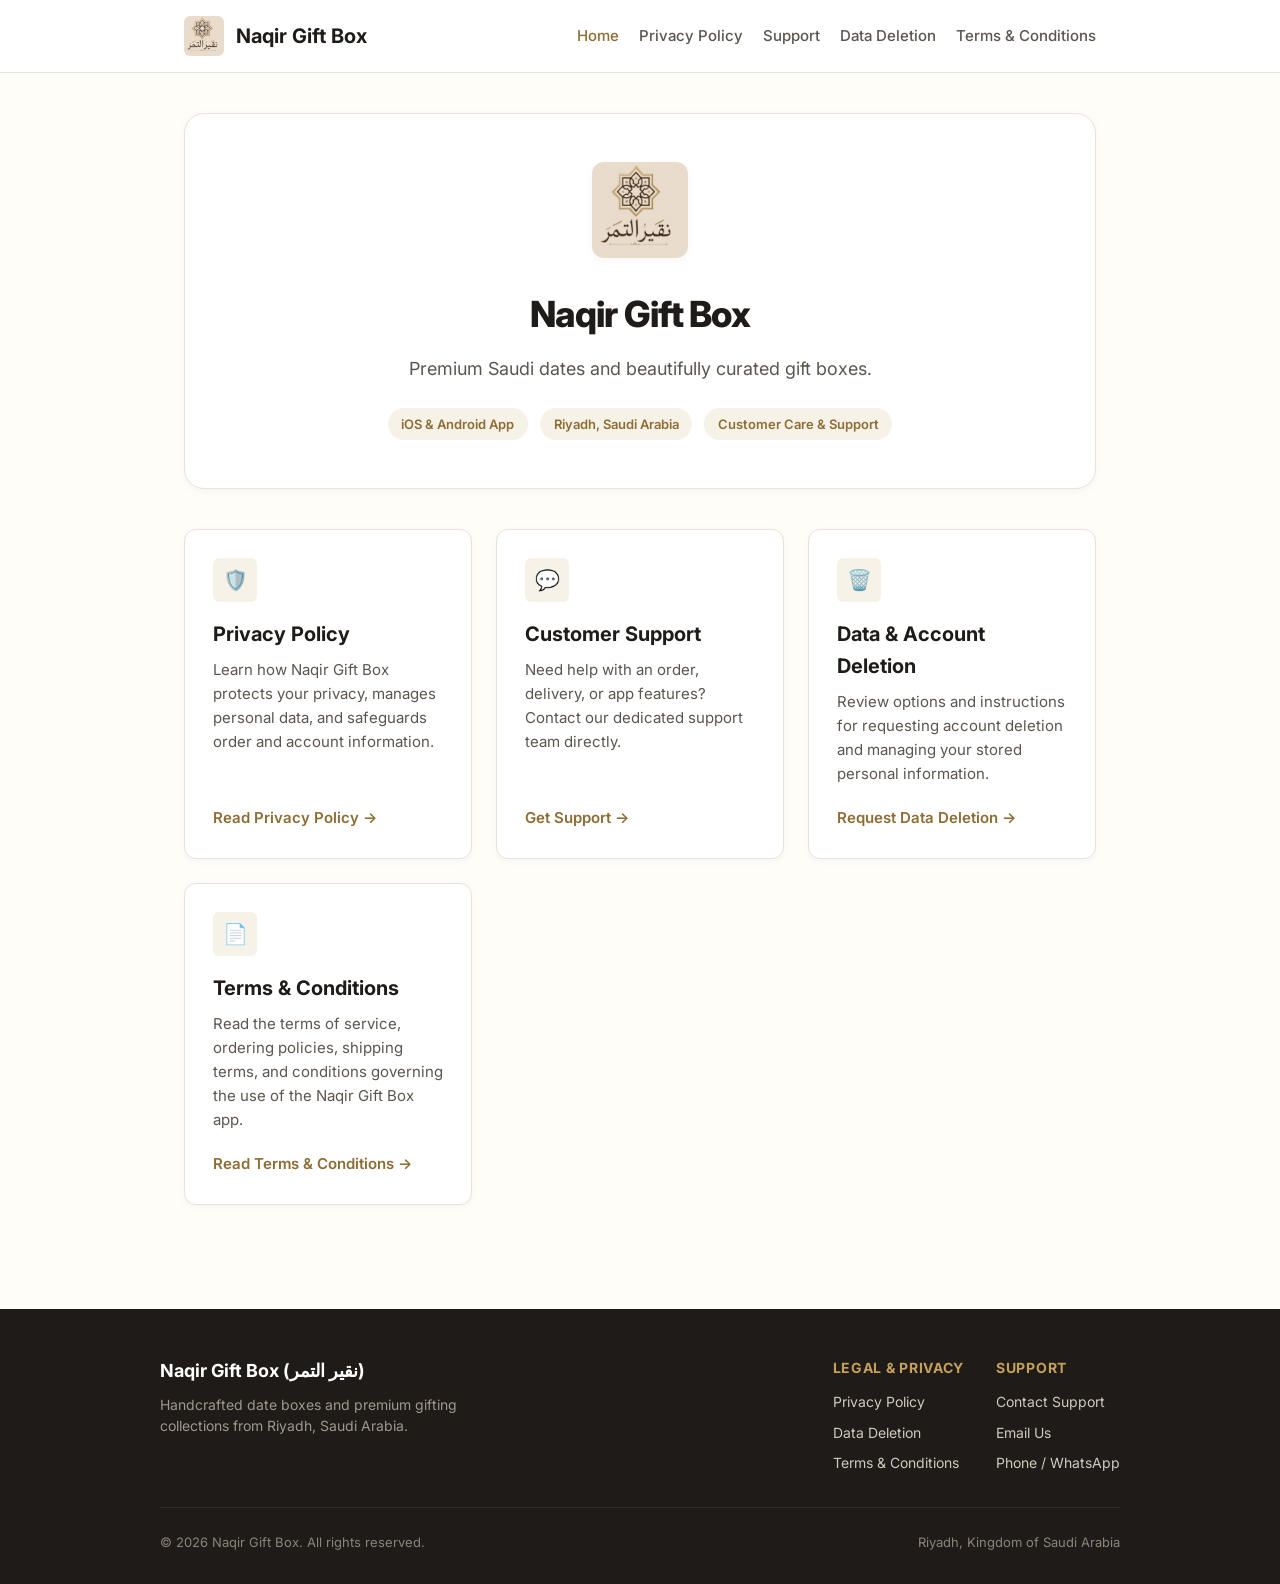
<file: docs/index.html>
<!DOCTYPE html>
<html lang="en">
<head>
  <meta charset="UTF-8">
  <meta name="viewport" content="width=device-width, initial-scale=1.0">
  <title>Naqir Gift Box — Official Support & Legal Center</title>
  <meta name="description" content="Official website, privacy policy, and customer support for the Naqir Gift Box mobile application. Premium Saudi dates and beautifully curated gift boxes.">
  <link rel="icon" type="image/png" href="assets/images/logo.png">
  <link rel="preconnect" href="https://fonts.googleapis.com">
  <link rel="preconnect" href="https://fonts.gstatic.com" crossorigin>
  <link href="https://fonts.googleapis.com/css2?family=Inter:wght@400;500;600;700;800&display=swap" rel="stylesheet">
  <link rel="stylesheet" href="assets/css/style.css">
</head>
<body>

  <header class="header">
    <div class="header-container">
      <a href="index.html" class="brand">
        <img src="assets/images/logo.png" alt="Naqir Gift Box Logo" class="brand-logo">
        <span>Naqir Gift Box</span>
      </a>
      <nav>
        <ul class="nav">
          <li><a href="index.html" class="nav-link active">Home</a></li>
          <li><a href="privacy-policy.html" class="nav-link">Privacy Policy</a></li>
          <li><a href="support.html" class="nav-link">Support</a></li>
          <li><a href="data-deletion.html" class="nav-link">Data Deletion</a></li>
          <li><a href="terms.html" class="nav-link">Terms & Conditions</a></li>
        </ul>
      </nav>
    </div>
  </header>

  <main class="main">
    <section class="hero">
      <img src="assets/images/logo.png" alt="Naqir Gift Box" class="hero-logo">
      <h1 class="hero-title">Naqir Gift Box</h1>
      <p class="hero-subtitle">Premium Saudi dates and beautifully curated gift boxes.</p>
      <div class="hero-badges">
        <span class="badge">iOS & Android App</span>
        <span class="badge">Riyadh, Saudi Arabia</span>
        <span class="badge">Customer Care & Support</span>
      </div>
    </section>

    <div class="grid">
      <div class="card">
        <div class="card-icon">🛡️</div>
        <h2 class="card-title">Privacy Policy</h2>
        <p class="card-text">Learn how Naqir Gift Box protects your privacy, manages personal data, and safeguards order and account information.</p>
        <a href="privacy-policy.html" class="card-link">Read Privacy Policy &rarr;</a>
      </div>

      <div class="card">
        <div class="card-icon">💬</div>
        <h2 class="card-title">Customer Support</h2>
        <p class="card-text">Need help with an order, delivery, or app features? Contact our dedicated support team directly.</p>
        <a href="support.html" class="card-link">Get Support &rarr;</a>
      </div>

      <div class="card">
        <div class="card-icon">🗑️</div>
        <h2 class="card-title">Data & Account Deletion</h2>
        <p class="card-text">Review options and instructions for requesting account deletion and managing your stored personal information.</p>
        <a href="data-deletion.html" class="card-link">Request Data Deletion &rarr;</a>
      </div>

      <div class="card">
        <div class="card-icon">📄</div>
        <h2 class="card-title">Terms & Conditions</h2>
        <p class="card-text">Read the terms of service, ordering policies, shipping terms, and conditions governing the use of the Naqir Gift Box app.</p>
        <a href="terms.html" class="card-link">Read Terms & Conditions &rarr;</a>
      </div>
    </div>
  </main>

  <footer class="footer">
    <div class="footer-container">
      <div class="footer-top">
        <div class="footer-brand">
          <div class="footer-brand-title">Naqir Gift Box (نقير التمر)</div>
          <p class="footer-brand-desc">Handcrafted date boxes and premium gifting collections from Riyadh, Saudi Arabia.</p>
        </div>
        <div class="footer-links">
          <div class="footer-group">
            <div class="footer-group-title">Legal & Privacy</div>
            <a href="privacy-policy.html">Privacy Policy</a>
            <a href="data-deletion.html">Data Deletion</a>
            <a href="terms.html">Terms & Conditions</a>
          </div>
          <div class="footer-group">
            <div class="footer-group-title">Support</div>
            <a href="support.html">Contact Support</a>
            <a href="mailto:r.albuthi@almousa.com.sa">Email Us</a>
            <a href="tel:+966505457678">Phone / WhatsApp</a>
          </div>
        </div>
      </div>
      <div class="footer-bottom">
        <div>&copy; 2026 Naqir Gift Box. All rights reserved.</div>
        <div>Riyadh, Kingdom of Saudi Arabia</div>
      </div>
    </div>
  </footer>

</body>
</html>
</file>
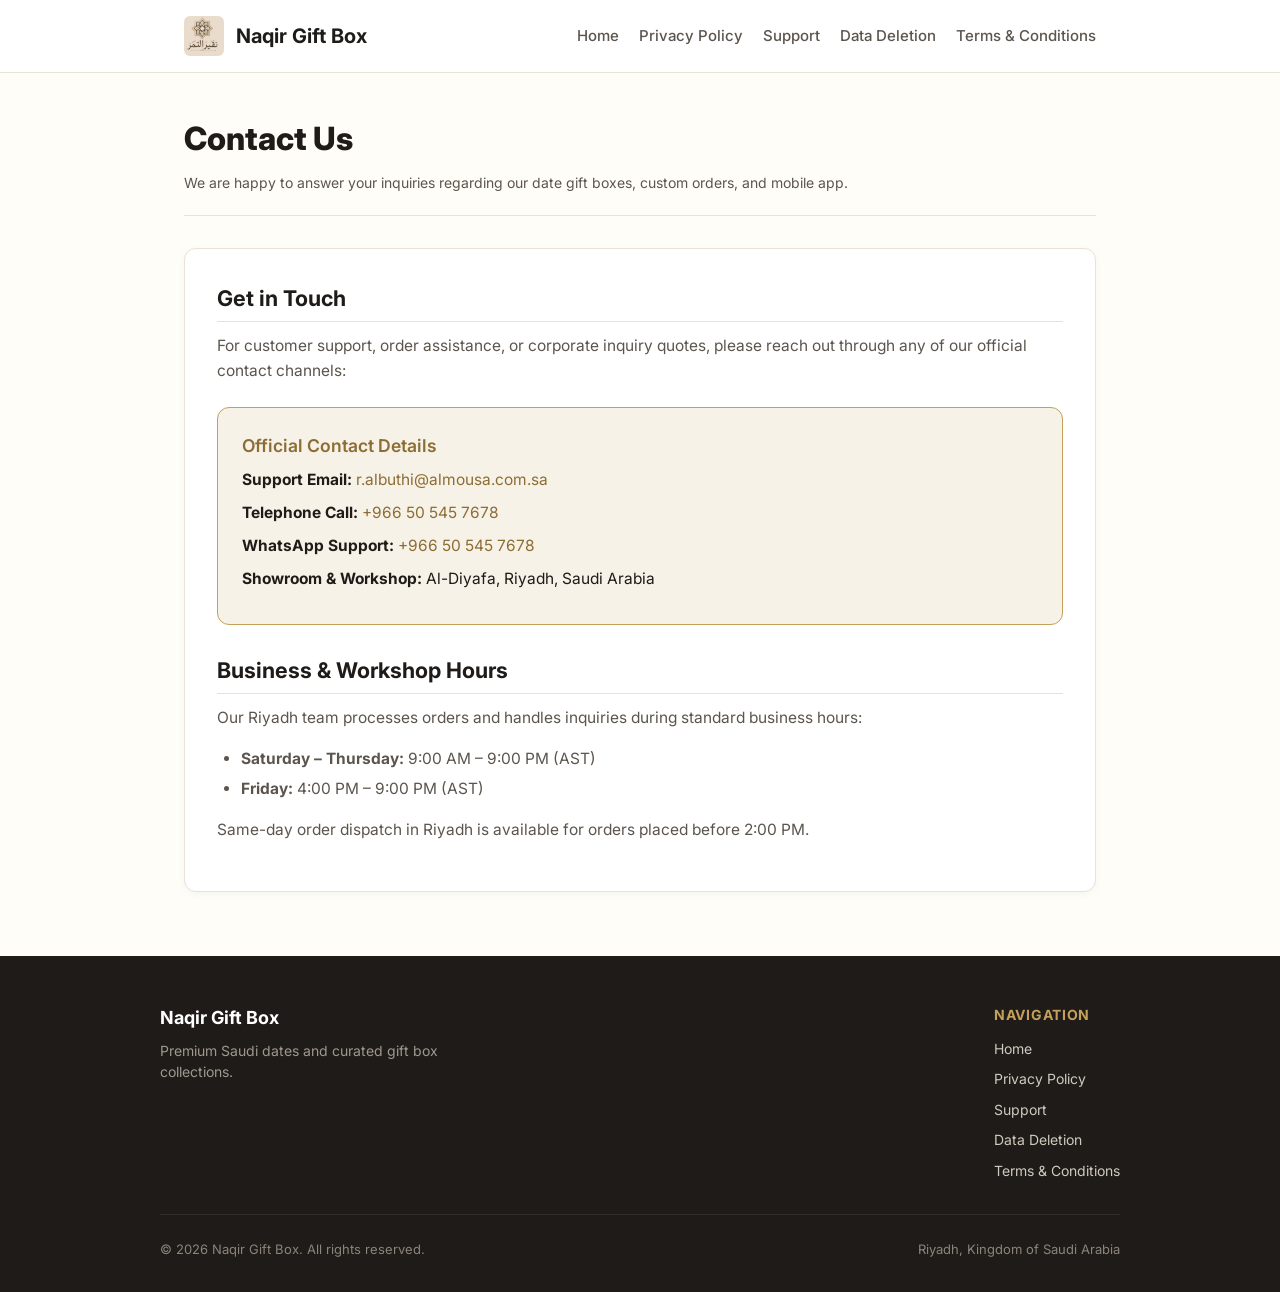
<file: docs/contact.html>
<!DOCTYPE html>
<html lang="en">
<head>
  <meta charset="UTF-8">
  <meta name="viewport" content="width=device-width, initial-scale=1.0">
  <title>Naqir Gift Box — Contact Us</title>
  <meta name="description" content="Get in touch with Naqir Gift Box support team in Riyadh, Saudi Arabia. Email, telephone, WhatsApp, and workshop location.">
  <link rel="icon" type="image/png" href="assets/images/logo.png">
  <link rel="preconnect" href="https://fonts.googleapis.com">
  <link rel="preconnect" href="https://fonts.gstatic.com" crossorigin>
  <link href="https://fonts.googleapis.com/css2?family=Inter:wght@400;500;600;700;800&display=swap" rel="stylesheet">
  <link rel="stylesheet" href="assets/css/style.css">
</head>
<body>

  <header class="header">
    <div class="header-container">
      <a href="index.html" class="brand">
        <img src="assets/images/logo.png" alt="Naqir Gift Box Logo" class="brand-logo">
        <span>Naqir Gift Box</span>
      </a>
      <nav>
        <ul class="nav">
          <li><a href="index.html" class="nav-link">Home</a></li>
          <li><a href="privacy-policy.html" class="nav-link">Privacy Policy</a></li>
          <li><a href="support.html" class="nav-link">Support</a></li>
          <li><a href="data-deletion.html" class="nav-link">Data Deletion</a></li>
          <li><a href="terms.html" class="nav-link">Terms & Conditions</a></li>
        </ul>
      </nav>
    </div>
  </header>

  <main class="main">
    <div class="page-header">
      <h1 class="page-title">Contact Us</h1>
      <div class="page-meta">We are happy to answer your inquiries regarding our date gift boxes, custom orders, and mobile app.</div>
    </div>

    <div class="content-block">
      <h2>Get in Touch</h2>
      <p>For customer support, order assistance, or corporate inquiry quotes, please reach out through any of our official contact channels:</p>

      <div class="contact-card">
        <h3>Official Contact Details</h3>
        <p><strong>Support Email:</strong> <a href="mailto:r.albuthi@almousa.com.sa">r.albuthi@almousa.com.sa</a></p>
        <p><strong>Telephone Call:</strong> <a href="tel:+966505457678">+966 50 545 7678</a></p>
        <p><strong>WhatsApp Support:</strong> <a href="https://wa.me/966505457678" target="_blank" rel="noopener">+966 50 545 7678</a></p>
        <p><strong>Showroom & Workshop:</strong> Al-Diyafa, Riyadh, Saudi Arabia</p>
      </div>

      <h2>Business & Workshop Hours</h2>
      <p>Our Riyadh team processes orders and handles inquiries during standard business hours:</p>
      <ul>
        <li><strong>Saturday – Thursday:</strong> 9:00 AM – 9:00 PM (AST)</li>
        <li><strong>Friday:</strong> 4:00 PM – 9:00 PM (AST)</li>
      </ul>
      <p>Same-day order dispatch in Riyadh is available for orders placed before 2:00 PM.</p>
    </div>
  </main>

  <footer class="footer">
    <div class="footer-container">
      <div class="footer-top">
        <div class="footer-brand">
          <div class="footer-brand-title">Naqir Gift Box</div>
          <p class="footer-brand-desc">Premium Saudi dates and curated gift box collections.</p>
        </div>
        <div class="footer-links">
          <div class="footer-group">
            <div class="footer-group-title">Navigation</div>
            <a href="index.html">Home</a>
            <a href="privacy-policy.html">Privacy Policy</a>
            <a href="support.html">Support</a>
            <a href="data-deletion.html">Data Deletion</a>
            <a href="terms.html">Terms & Conditions</a>
          </div>
        </div>
      </div>
      <div class="footer-bottom">
        <div>&copy; 2026 Naqir Gift Box. All rights reserved.</div>
        <div>Riyadh, Kingdom of Saudi Arabia</div>
      </div>
    </div>
  </footer>

</body>
</html>
</file>
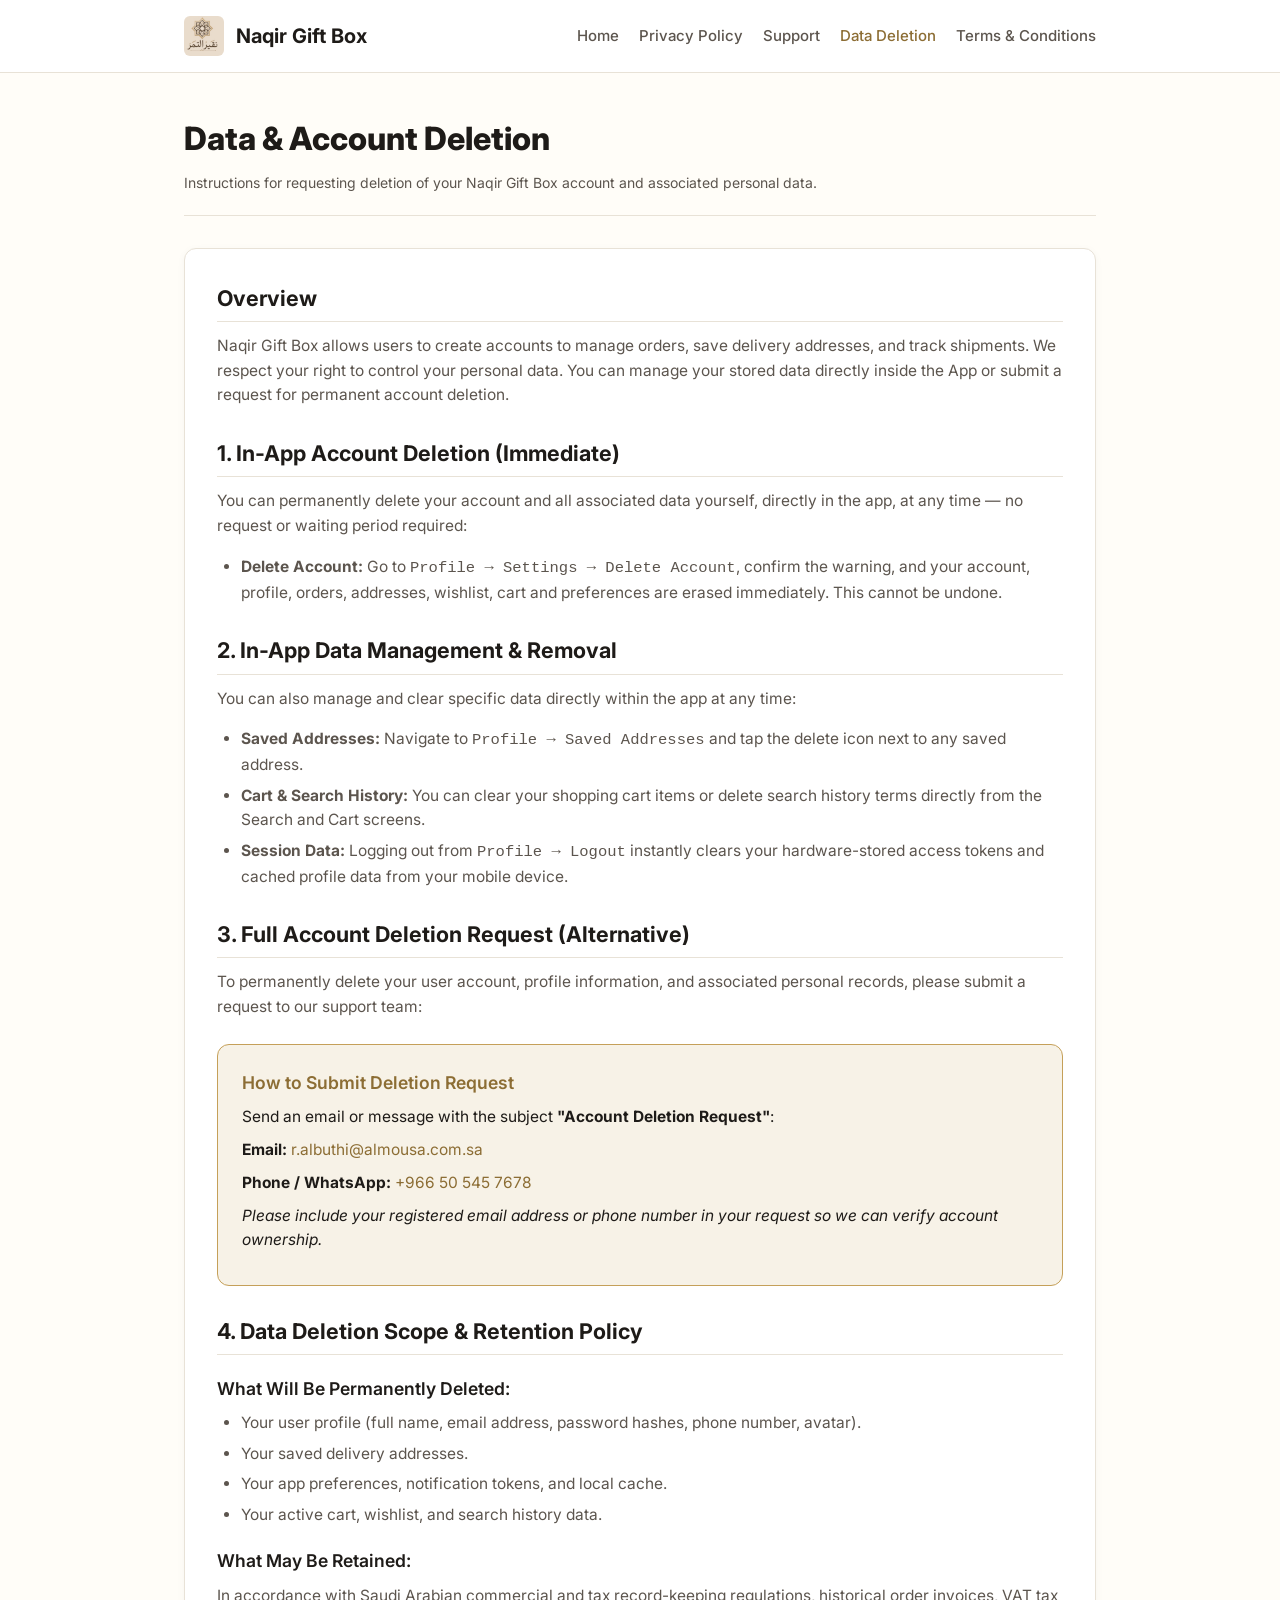
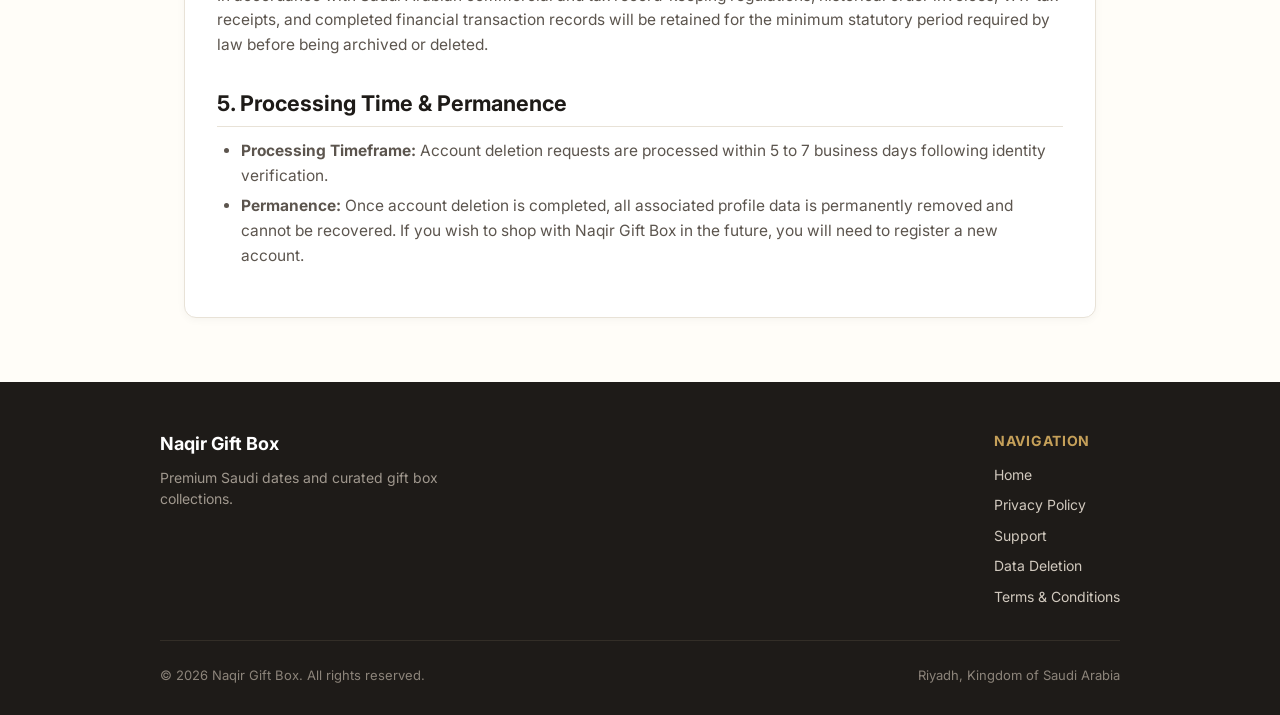
<file: docs/data-deletion.html>
<!DOCTYPE html>
<html lang="en">
<head>
  <meta charset="UTF-8">
  <meta name="viewport" content="width=device-width, initial-scale=1.0">
  <title>Naqir Gift Box — Data & Account Deletion</title>
  <meta name="description" content="Request account and data deletion for the Naqir Gift Box mobile application. Learn how your data is managed and removed.">
  <link rel="icon" type="image/png" href="assets/images/logo.png">
  <link rel="preconnect" href="https://fonts.googleapis.com">
  <link rel="preconnect" href="https://fonts.gstatic.com" crossorigin>
  <link href="https://fonts.googleapis.com/css2?family=Inter:wght@400;500;600;700;800&display=swap" rel="stylesheet">
  <link rel="stylesheet" href="assets/css/style.css">
</head>
<body>

  <header class="header">
    <div class="header-container">
      <a href="index.html" class="brand">
        <img src="assets/images/logo.png" alt="Naqir Gift Box Logo" class="brand-logo">
        <span>Naqir Gift Box</span>
      </a>
      <nav>
        <ul class="nav">
          <li><a href="index.html" class="nav-link">Home</a></li>
          <li><a href="privacy-policy.html" class="nav-link">Privacy Policy</a></li>
          <li><a href="support.html" class="nav-link">Support</a></li>
          <li><a href="data-deletion.html" class="nav-link active">Data Deletion</a></li>
          <li><a href="terms.html" class="nav-link">Terms & Conditions</a></li>
        </ul>
      </nav>
    </div>
  </header>

  <main class="main">
    <div class="page-header">
      <h1 class="page-title">Data & Account Deletion</h1>
      <div class="page-meta">Instructions for requesting deletion of your Naqir Gift Box account and associated personal data.</div>
    </div>

    <div class="content-block">
      <h2>Overview</h2>
      <p>Naqir Gift Box allows users to create accounts to manage orders, save delivery addresses, and track shipments. We respect your right to control your personal data. You can manage your stored data directly inside the App or submit a request for permanent account deletion.</p>

      <h2>1. In-App Account Deletion (Immediate)</h2>
      <p>You can permanently delete your account and all associated data yourself, directly in the app, at any time — no request or waiting period required:</p>
      <ul>
        <li><strong>Delete Account:</strong> Go to <code>Profile &rarr; Settings &rarr; Delete Account</code>, confirm the warning, and your account, profile, orders, addresses, wishlist, cart and preferences are erased immediately. This cannot be undone.</li>
      </ul>

      <h2>2. In-App Data Management & Removal</h2>
      <p>You can also manage and clear specific data directly within the app at any time:</p>
      <ul>
        <li><strong>Saved Addresses:</strong> Navigate to <code>Profile &rarr; Saved Addresses</code> and tap the delete icon next to any saved address.</li>
        <li><strong>Cart & Search History:</strong> You can clear your shopping cart items or delete search history terms directly from the Search and Cart screens.</li>
        <li><strong>Session Data:</strong> Logging out from <code>Profile &rarr; Logout</code> instantly clears your hardware-stored access tokens and cached profile data from your mobile device.</li>
      </ul>

      <h2>3. Full Account Deletion Request (Alternative)</h2>
      <p>To permanently delete your user account, profile information, and associated personal records, please submit a request to our support team:</p>
      
      <div class="contact-card">
        <h3>How to Submit Deletion Request</h3>
        <p>Send an email or message with the subject <strong>"Account Deletion Request"</strong>:</p>
        <p><strong>Email:</strong> <a href="mailto:r.albuthi@almousa.com.sa?subject=Account%20Deletion%20Request">r.albuthi@almousa.com.sa</a></p>
        <p><strong>Phone / WhatsApp:</strong> <a href="https://wa.me/966505457678" target="_blank" rel="noopener">+966 50 545 7678</a></p>
        <p><em>Please include your registered email address or phone number in your request so we can verify account ownership.</em></p>
      </div>

      <h2>4. Data Deletion Scope & Retention Policy</h2>
      
      <h3>What Will Be Permanently Deleted:</h3>
      <ul>
        <li>Your user profile (full name, email address, password hashes, phone number, avatar).</li>
        <li>Your saved delivery addresses.</li>
        <li>Your app preferences, notification tokens, and local cache.</li>
        <li>Your active cart, wishlist, and search history data.</li>
      </ul>

      <h3>What May Be Retained:</h3>
      <p>In accordance with Saudi Arabian commercial and tax record-keeping regulations, historical order invoices, VAT tax receipts, and completed financial transaction records will be retained for the minimum statutory period required by law before being archived or deleted.</p>

      <h2>5. Processing Time & Permanence</h2>
      <ul>
        <li><strong>Processing Timeframe:</strong> Account deletion requests are processed within 5 to 7 business days following identity verification.</li>
        <li><strong>Permanence:</strong> Once account deletion is completed, all associated profile data is permanently removed and cannot be recovered. If you wish to shop with Naqir Gift Box in the future, you will need to register a new account.</li>
      </ul>
    </div>
  </main>

  <footer class="footer">
    <div class="footer-container">
      <div class="footer-top">
        <div class="footer-brand">
          <div class="footer-brand-title">Naqir Gift Box</div>
          <p class="footer-brand-desc">Premium Saudi dates and curated gift box collections.</p>
        </div>
        <div class="footer-links">
          <div class="footer-group">
            <div class="footer-group-title">Navigation</div>
            <a href="index.html">Home</a>
            <a href="privacy-policy.html">Privacy Policy</a>
            <a href="support.html">Support</a>
            <a href="data-deletion.html">Data Deletion</a>
            <a href="terms.html">Terms & Conditions</a>
          </div>
        </div>
      </div>
      <div class="footer-bottom">
        <div>&copy; 2026 Naqir Gift Box. All rights reserved.</div>
        <div>Riyadh, Kingdom of Saudi Arabia</div>
      </div>
    </div>
  </footer>

</body>
</html>
</file>
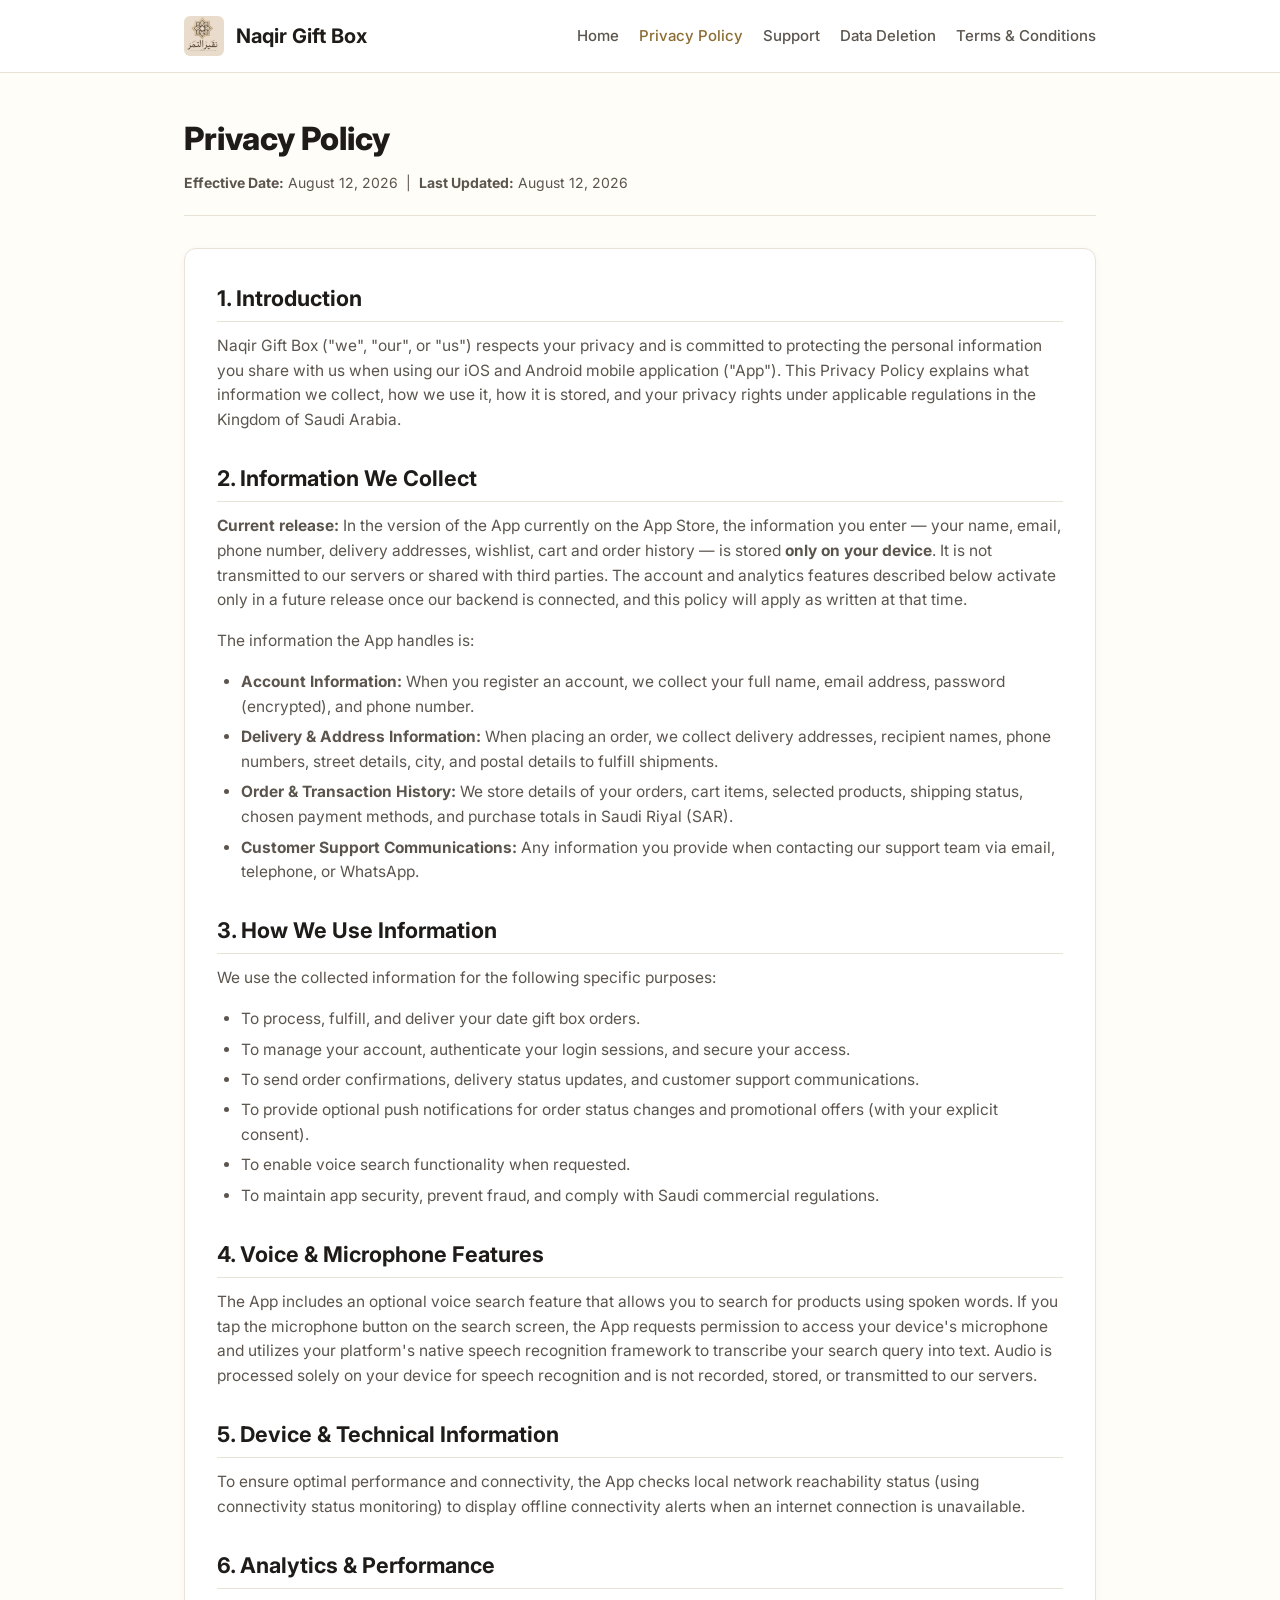
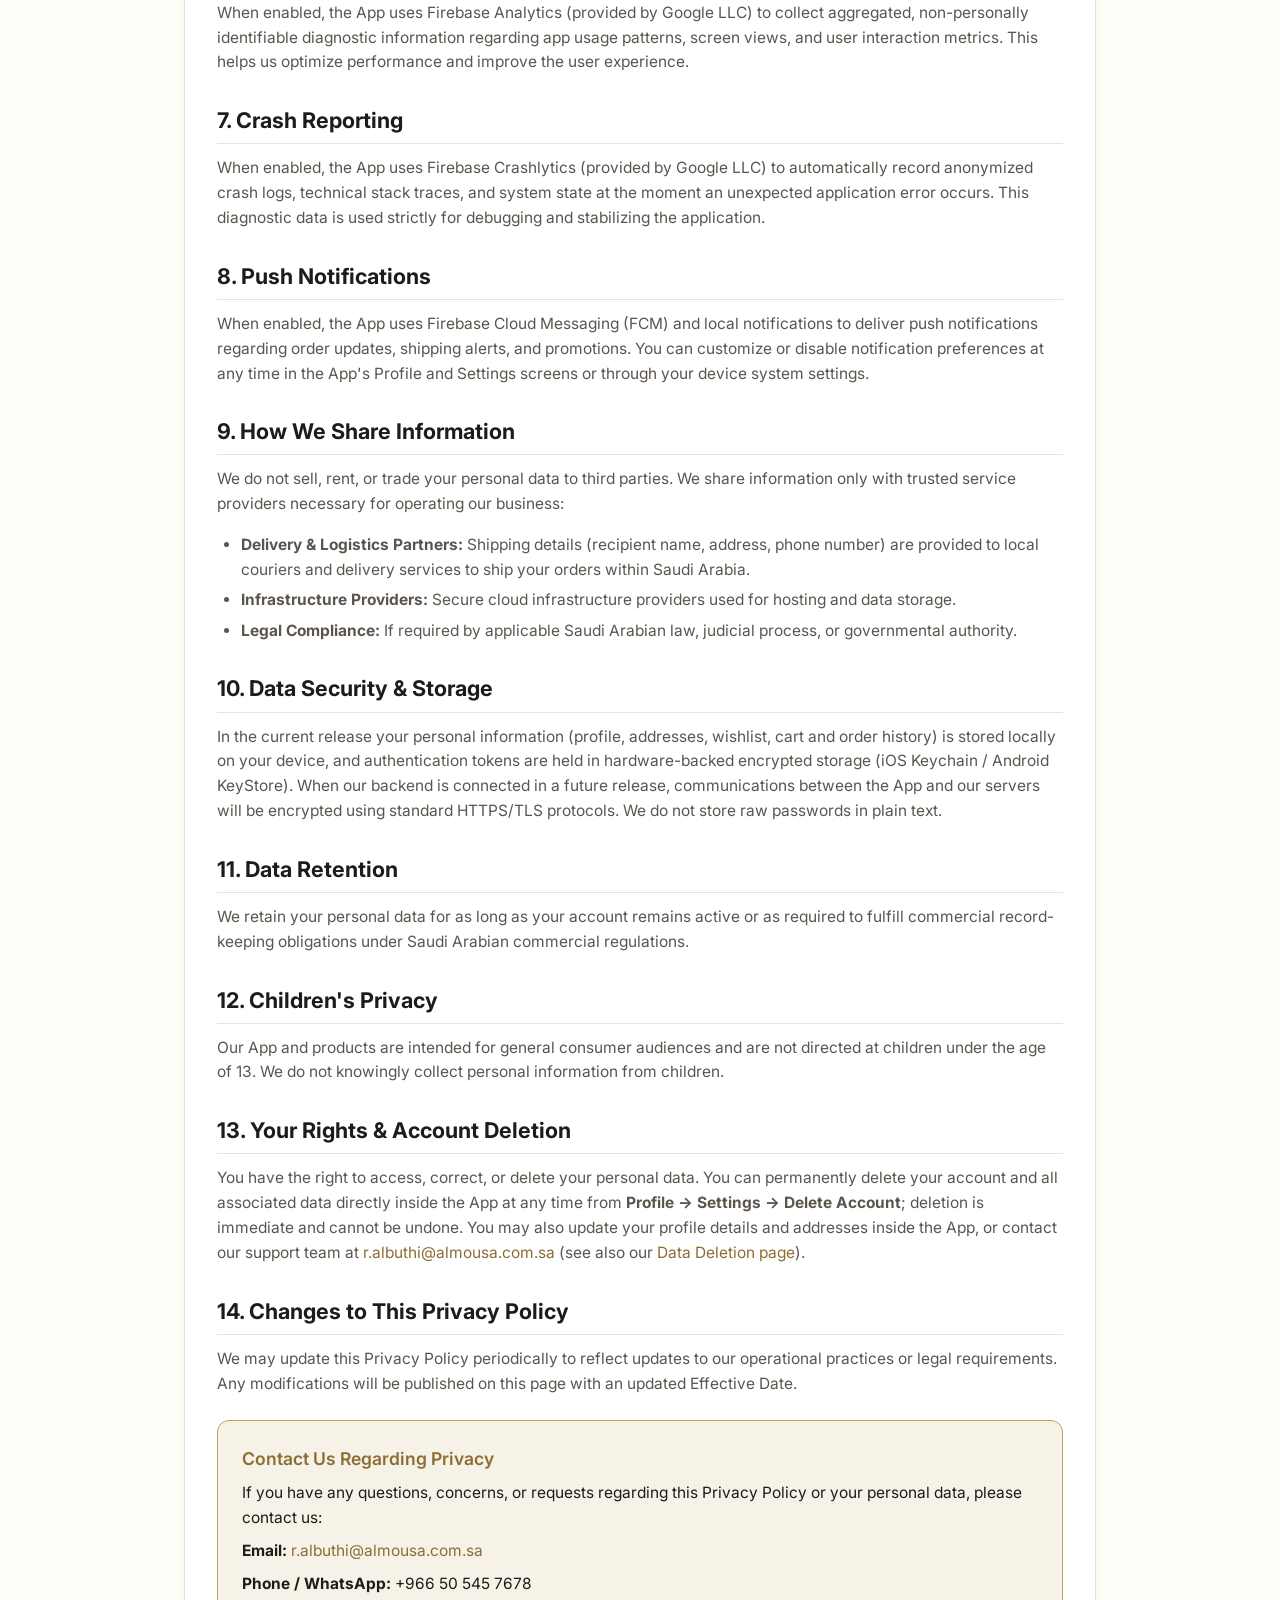
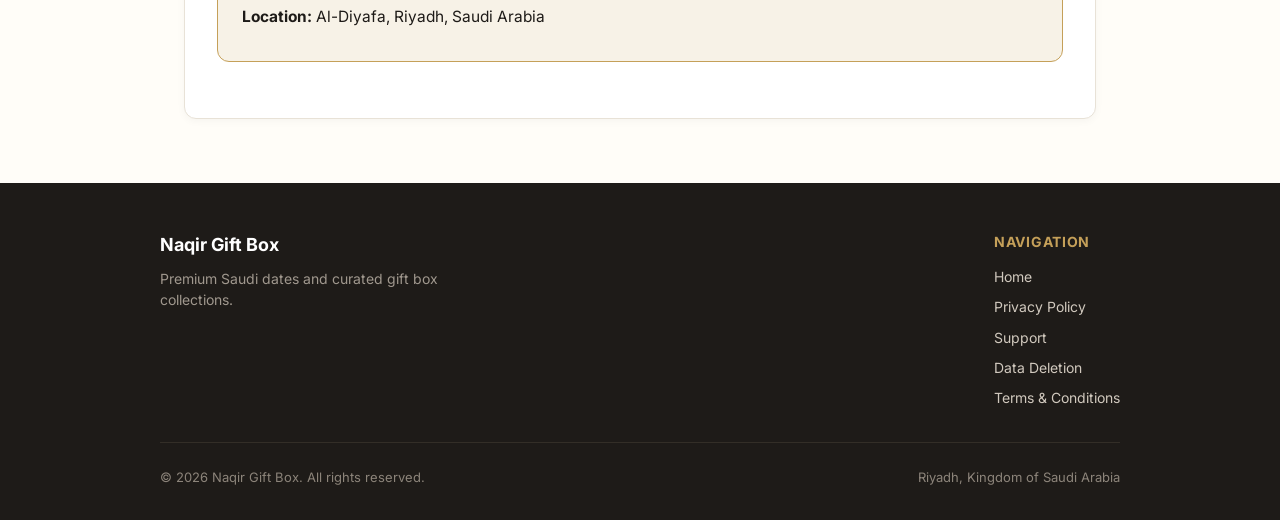
<file: docs/privacy-policy.html>
<!DOCTYPE html>
<html lang="en">
<head>
  <meta charset="UTF-8">
  <meta name="viewport" content="width=device-width, initial-scale=1.0">
  <title>Naqir Gift Box — Privacy Policy</title>
  <meta name="description" content="Official Privacy Policy for Naqir Gift Box mobile app. Learn how we collect, use, and protect your personal information and privacy.">
  <link rel="icon" type="image/png" href="assets/images/logo.png">
  <link rel="preconnect" href="https://fonts.googleapis.com">
  <link rel="preconnect" href="https://fonts.gstatic.com" crossorigin>
  <link href="https://fonts.googleapis.com/css2?family=Inter:wght@400;500;600;700;800&display=swap" rel="stylesheet">
  <link rel="stylesheet" href="assets/css/style.css">
</head>
<body>

  <header class="header">
    <div class="header-container">
      <a href="index.html" class="brand">
        <img src="assets/images/logo.png" alt="Naqir Gift Box Logo" class="brand-logo">
        <span>Naqir Gift Box</span>
      </a>
      <nav>
        <ul class="nav">
          <li><a href="index.html" class="nav-link">Home</a></li>
          <li><a href="privacy-policy.html" class="nav-link active">Privacy Policy</a></li>
          <li><a href="support.html" class="nav-link">Support</a></li>
          <li><a href="data-deletion.html" class="nav-link">Data Deletion</a></li>
          <li><a href="terms.html" class="nav-link">Terms & Conditions</a></li>
        </ul>
      </nav>
    </div>
  </header>

  <main class="main">
    <div class="page-header">
      <h1 class="page-title">Privacy Policy</h1>
      <div class="page-meta">
        <strong>Effective Date:</strong> August 12, 2026 &nbsp;|&nbsp;
        <strong>Last Updated:</strong> August 12, 2026
      </div>
    </div>

    <div class="content-block">
      <h2>1. Introduction</h2>
      <p>Naqir Gift Box ("we", "our", or "us") respects your privacy and is committed to protecting the personal information you share with us when using our iOS and Android mobile application ("App"). This Privacy Policy explains what information we collect, how we use it, how it is stored, and your privacy rights under applicable regulations in the Kingdom of Saudi Arabia.</p>

      <h2>2. Information We Collect</h2>
      <p><strong>Current release:</strong> In the version of the App currently on the App Store, the information you enter — your name, email, phone number, delivery addresses, wishlist, cart and order history — is stored <strong>only on your device</strong>. It is not transmitted to our servers or shared with third parties. The account and analytics features described below activate only in a future release once our backend is connected, and this policy will apply as written at that time.</p>
      <p>The information the App handles is:</p>
      <ul>
        <li><strong>Account Information:</strong> When you register an account, we collect your full name, email address, password (encrypted), and phone number.</li>
        <li><strong>Delivery & Address Information:</strong> When placing an order, we collect delivery addresses, recipient names, phone numbers, street details, city, and postal details to fulfill shipments.</li>
        <li><strong>Order & Transaction History:</strong> We store details of your orders, cart items, selected products, shipping status, chosen payment methods, and purchase totals in Saudi Riyal (SAR).</li>
        <li><strong>Customer Support Communications:</strong> Any information you provide when contacting our support team via email, telephone, or WhatsApp.</li>
      </ul>

      <h2>3. How We Use Information</h2>
      <p>We use the collected information for the following specific purposes:</p>
      <ul>
        <li>To process, fulfill, and deliver your date gift box orders.</li>
        <li>To manage your account, authenticate your login sessions, and secure your access.</li>
        <li>To send order confirmations, delivery status updates, and customer support communications.</li>
        <li>To provide optional push notifications for order status changes and promotional offers (with your explicit consent).</li>
        <li>To enable voice search functionality when requested.</li>
        <li>To maintain app security, prevent fraud, and comply with Saudi commercial regulations.</li>
      </ul>

      <h2>4. Voice & Microphone Features</h2>
      <p>The App includes an optional voice search feature that allows you to search for products using spoken words. If you tap the microphone button on the search screen, the App requests permission to access your device's microphone and utilizes your platform's native speech recognition framework to transcribe your search query into text. Audio is processed solely on your device for speech recognition and is not recorded, stored, or transmitted to our servers.</p>

      <h2>5. Device & Technical Information</h2>
      <p>To ensure optimal performance and connectivity, the App checks local network reachability status (using connectivity status monitoring) to display offline connectivity alerts when an internet connection is unavailable.</p>

      <h2>6. Analytics & Performance</h2>
      <p>When enabled, the App uses Firebase Analytics (provided by Google LLC) to collect aggregated, non-personally identifiable diagnostic information regarding app usage patterns, screen views, and user interaction metrics. This helps us optimize performance and improve the user experience.</p>

      <h2>7. Crash Reporting</h2>
      <p>When enabled, the App uses Firebase Crashlytics (provided by Google LLC) to automatically record anonymized crash logs, technical stack traces, and system state at the moment an unexpected application error occurs. This diagnostic data is used strictly for debugging and stabilizing the application.</p>

      <h2>8. Push Notifications</h2>
      <p>When enabled, the App uses Firebase Cloud Messaging (FCM) and local notifications to deliver push notifications regarding order updates, shipping alerts, and promotions. You can customize or disable notification preferences at any time in the App's Profile and Settings screens or through your device system settings.</p>

      <h2>9. How We Share Information</h2>
      <p>We do not sell, rent, or trade your personal data to third parties. We share information only with trusted service providers necessary for operating our business:</p>
      <ul>
        <li><strong>Delivery & Logistics Partners:</strong> Shipping details (recipient name, address, phone number) are provided to local couriers and delivery services to ship your orders within Saudi Arabia.</li>
        <li><strong>Infrastructure Providers:</strong> Secure cloud infrastructure providers used for hosting and data storage.</li>
        <li><strong>Legal Compliance:</strong> If required by applicable Saudi Arabian law, judicial process, or governmental authority.</li>
      </ul>

      <h2>10. Data Security & Storage</h2>
      <p>In the current release your personal information (profile, addresses, wishlist, cart and order history) is stored locally on your device, and authentication tokens are held in hardware-backed encrypted storage (iOS Keychain / Android KeyStore). When our backend is connected in a future release, communications between the App and our servers will be encrypted using standard HTTPS/TLS protocols. We do not store raw passwords in plain text.</p>

      <h2>11. Data Retention</h2>
      <p>We retain your personal data for as long as your account remains active or as required to fulfill commercial record-keeping obligations under Saudi Arabian commercial regulations.</p>

      <h2>12. Children's Privacy</h2>
      <p>Our App and products are intended for general consumer audiences and are not directed at children under the age of 13. We do not knowingly collect personal information from children.</p>

      <h2>13. Your Rights & Account Deletion</h2>
      <p>You have the right to access, correct, or delete your personal data. You can permanently delete your account and all associated data directly inside the App at any time from <strong>Profile &rarr; Settings &rarr; Delete Account</strong>; deletion is immediate and cannot be undone. You may also update your profile details and addresses inside the App, or contact our support team at <a href="mailto:r.albuthi@almousa.com.sa">r.albuthi@almousa.com.sa</a> (see also our <a href="data-deletion.html">Data Deletion page</a>).</p>

      <h2>14. Changes to This Privacy Policy</h2>
      <p>We may update this Privacy Policy periodically to reflect updates to our operational practices or legal requirements. Any modifications will be published on this page with an updated Effective Date.</p>

      <div class="contact-card">
        <h3>Contact Us Regarding Privacy</h3>
        <p>If you have any questions, concerns, or requests regarding this Privacy Policy or your personal data, please contact us:</p>
        <p><strong>Email:</strong> <a href="mailto:r.albuthi@almousa.com.sa">r.albuthi@almousa.com.sa</a></p>
        <p><strong>Phone / WhatsApp:</strong> +966 50 545 7678</p>
        <p><strong>Location:</strong> Al-Diyafa, Riyadh, Saudi Arabia</p>
      </div>
    </div>
  </main>

  <footer class="footer">
    <div class="footer-container">
      <div class="footer-top">
        <div class="footer-brand">
          <div class="footer-brand-title">Naqir Gift Box</div>
          <p class="footer-brand-desc">Premium Saudi dates and curated gift box collections.</p>
        </div>
        <div class="footer-links">
          <div class="footer-group">
            <div class="footer-group-title">Navigation</div>
            <a href="index.html">Home</a>
            <a href="privacy-policy.html">Privacy Policy</a>
            <a href="support.html">Support</a>
            <a href="data-deletion.html">Data Deletion</a>
            <a href="terms.html">Terms & Conditions</a>
          </div>
        </div>
      </div>
      <div class="footer-bottom">
        <div>&copy; 2026 Naqir Gift Box. All rights reserved.</div>
        <div>Riyadh, Kingdom of Saudi Arabia</div>
      </div>
    </div>
  </footer>

</body>
</html>
</file>
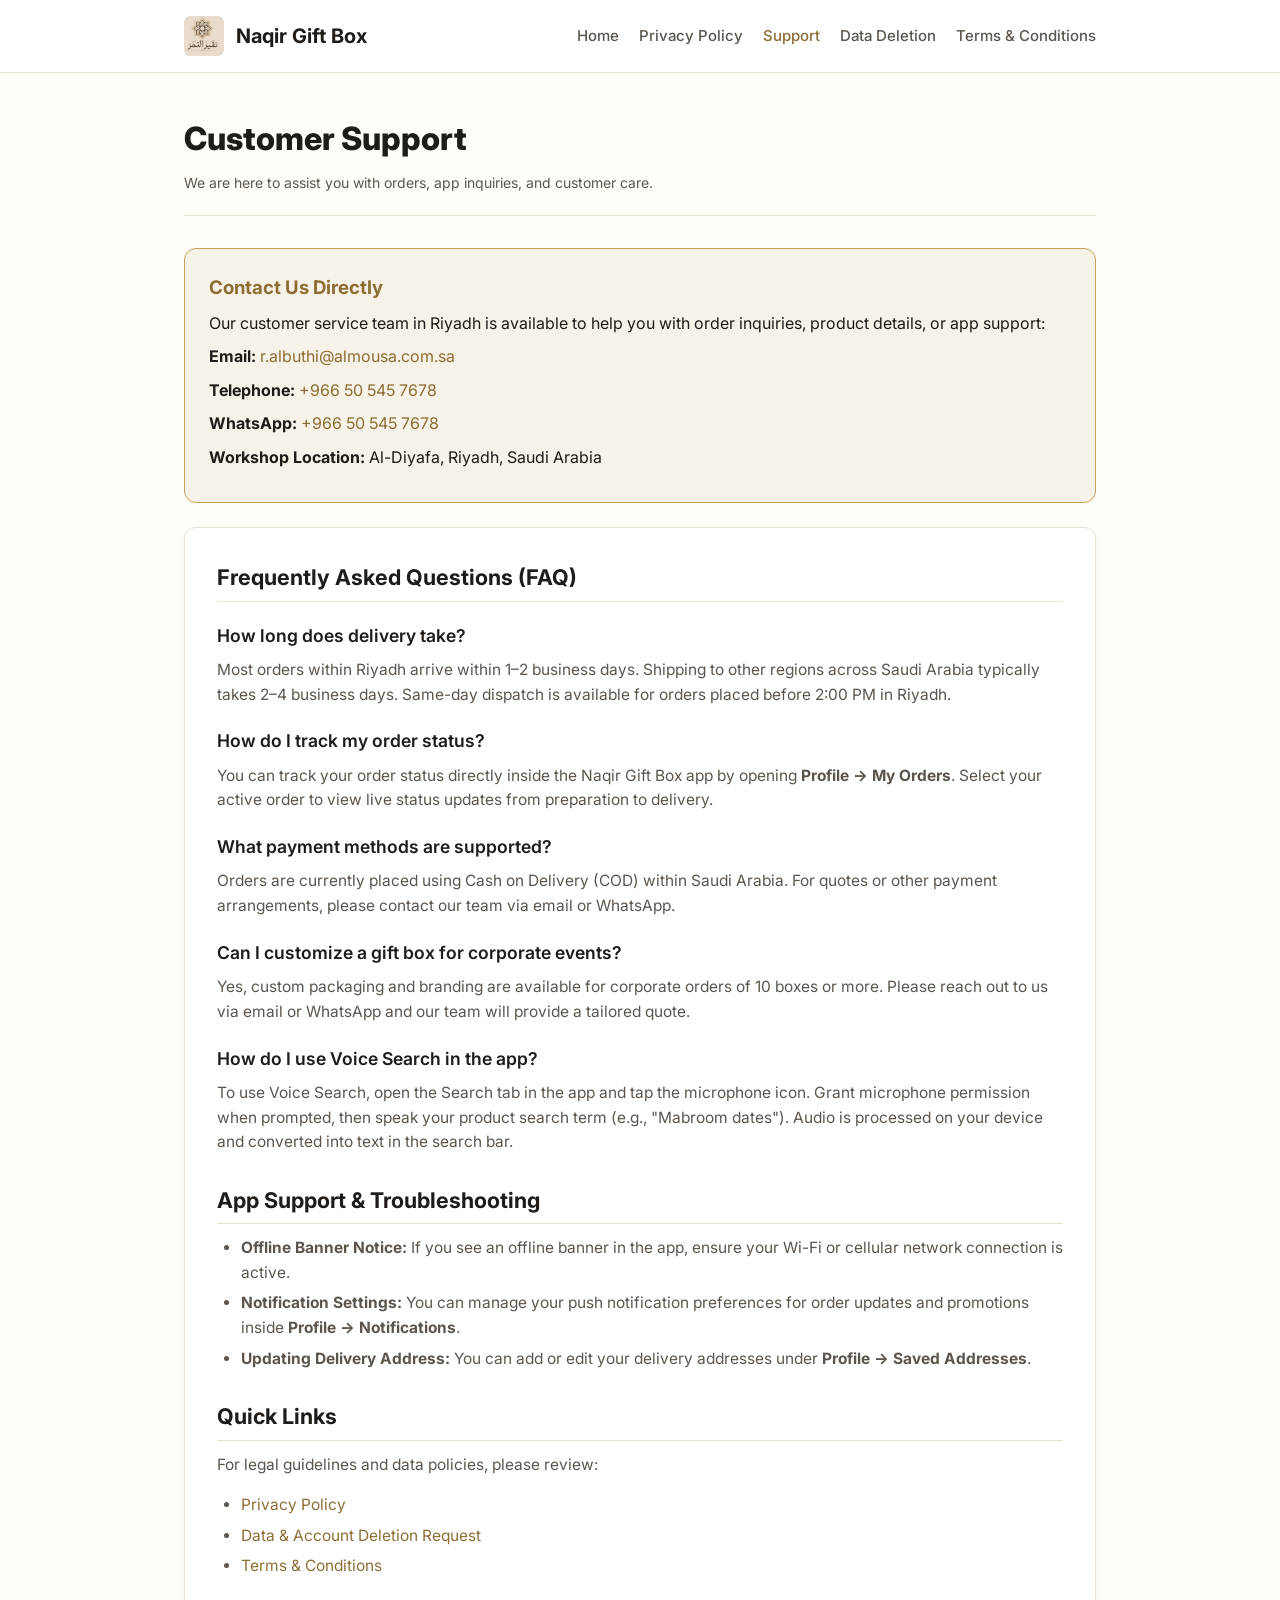
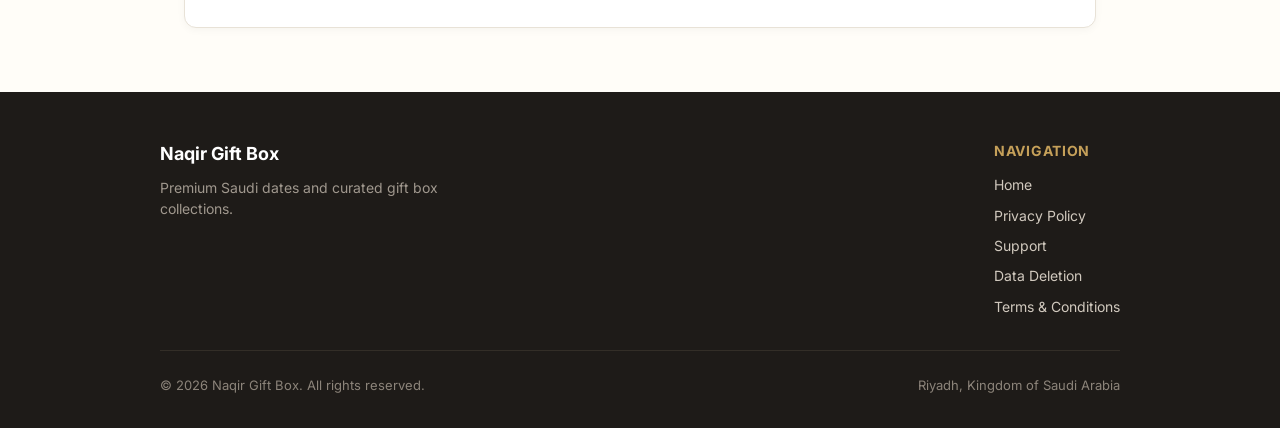
<file: docs/support.html>
<!DOCTYPE html>
<html lang="en">
<head>
  <meta charset="UTF-8">
  <meta name="viewport" content="width=device-width, initial-scale=1.0">
  <title>Naqir Gift Box — Support & Help Center</title>
  <meta name="description" content="Official Customer Support & FAQ for Naqir Gift Box mobile app. Contact details, order help, delivery tracking, and technical support.">
  <link rel="icon" type="image/png" href="assets/images/logo.png">
  <link rel="preconnect" href="https://fonts.googleapis.com">
  <link rel="preconnect" href="https://fonts.gstatic.com" crossorigin>
  <link href="https://fonts.googleapis.com/css2?family=Inter:wght@400;500;600;700;800&display=swap" rel="stylesheet">
  <link rel="stylesheet" href="assets/css/style.css">
</head>
<body>

  <header class="header">
    <div class="header-container">
      <a href="index.html" class="brand">
        <img src="assets/images/logo.png" alt="Naqir Gift Box Logo" class="brand-logo">
        <span>Naqir Gift Box</span>
      </a>
      <nav>
        <ul class="nav">
          <li><a href="index.html" class="nav-link">Home</a></li>
          <li><a href="privacy-policy.html" class="nav-link">Privacy Policy</a></li>
          <li><a href="support.html" class="nav-link active">Support</a></li>
          <li><a href="data-deletion.html" class="nav-link">Data Deletion</a></li>
          <li><a href="terms.html" class="nav-link">Terms & Conditions</a></li>
        </ul>
      </nav>
    </div>
  </header>

  <main class="main">
    <div class="page-header">
      <h1 class="page-title">Customer Support</h1>
      <div class="page-meta">We are here to assist you with orders, app inquiries, and customer care.</div>
    </div>

    <div class="contact-card">
      <h3>Contact Us Directly</h3>
      <p>Our customer service team in Riyadh is available to help you with order inquiries, product details, or app support:</p>
      <p><strong>Email:</strong> <a href="mailto:r.albuthi@almousa.com.sa">r.albuthi@almousa.com.sa</a></p>
      <p><strong>Telephone:</strong> <a href="tel:+966505457678">+966 50 545 7678</a></p>
      <p><strong>WhatsApp:</strong> <a href="https://wa.me/966505457678" target="_blank" rel="noopener">+966 50 545 7678</a></p>
      <p><strong>Workshop Location:</strong> Al-Diyafa, Riyadh, Saudi Arabia</p>
    </div>

    <div class="content-block">
      <h2>Frequently Asked Questions (FAQ)</h2>

      <h3>How long does delivery take?</h3>
      <p>Most orders within Riyadh arrive within 1–2 business days. Shipping to other regions across Saudi Arabia typically takes 2–4 business days. Same-day dispatch is available for orders placed before 2:00 PM in Riyadh.</p>

      <h3>How do I track my order status?</h3>
      <p>You can track your order status directly inside the Naqir Gift Box app by opening <strong>Profile &rarr; My Orders</strong>. Select your active order to view live status updates from preparation to delivery.</p>

      <h3>What payment methods are supported?</h3>
      <p>Orders are currently placed using Cash on Delivery (COD) within Saudi Arabia. For quotes or other payment arrangements, please contact our team via email or WhatsApp.</p>

      <h3>Can I customize a gift box for corporate events?</h3>
      <p>Yes, custom packaging and branding are available for corporate orders of 10 boxes or more. Please reach out to us via email or WhatsApp and our team will provide a tailored quote.</p>

      <h3>How do I use Voice Search in the app?</h3>
      <p>To use Voice Search, open the Search tab in the app and tap the microphone icon. Grant microphone permission when prompted, then speak your product search term (e.g., "Mabroom dates"). Audio is processed on your device and converted into text in the search bar.</p>

      <h2>App Support & Troubleshooting</h2>
      <ul>
        <li><strong>Offline Banner Notice:</strong> If you see an offline banner in the app, ensure your Wi-Fi or cellular network connection is active.</li>
        <li><strong>Notification Settings:</strong> You can manage your push notification preferences for order updates and promotions inside <strong>Profile &rarr; Notifications</strong>.</li>
        <li><strong>Updating Delivery Address:</strong> You can add or edit your delivery addresses under <strong>Profile &rarr; Saved Addresses</strong>.</li>
      </ul>

      <h2>Quick Links</h2>
      <p>For legal guidelines and data policies, please review:</p>
      <ul>
        <li><a href="privacy-policy.html">Privacy Policy</a></li>
        <li><a href="data-deletion.html">Data & Account Deletion Request</a></li>
        <li><a href="terms.html">Terms & Conditions</a></li>
      </ul>
    </div>
  </main>

  <footer class="footer">
    <div class="footer-container">
      <div class="footer-top">
        <div class="footer-brand">
          <div class="footer-brand-title">Naqir Gift Box</div>
          <p class="footer-brand-desc">Premium Saudi dates and curated gift box collections.</p>
        </div>
        <div class="footer-links">
          <div class="footer-group">
            <div class="footer-group-title">Navigation</div>
            <a href="index.html">Home</a>
            <a href="privacy-policy.html">Privacy Policy</a>
            <a href="support.html">Support</a>
            <a href="data-deletion.html">Data Deletion</a>
            <a href="terms.html">Terms & Conditions</a>
          </div>
        </div>
      </div>
      <div class="footer-bottom">
        <div>&copy; 2026 Naqir Gift Box. All rights reserved.</div>
        <div>Riyadh, Kingdom of Saudi Arabia</div>
      </div>
    </div>
  </footer>

</body>
</html>
</file>
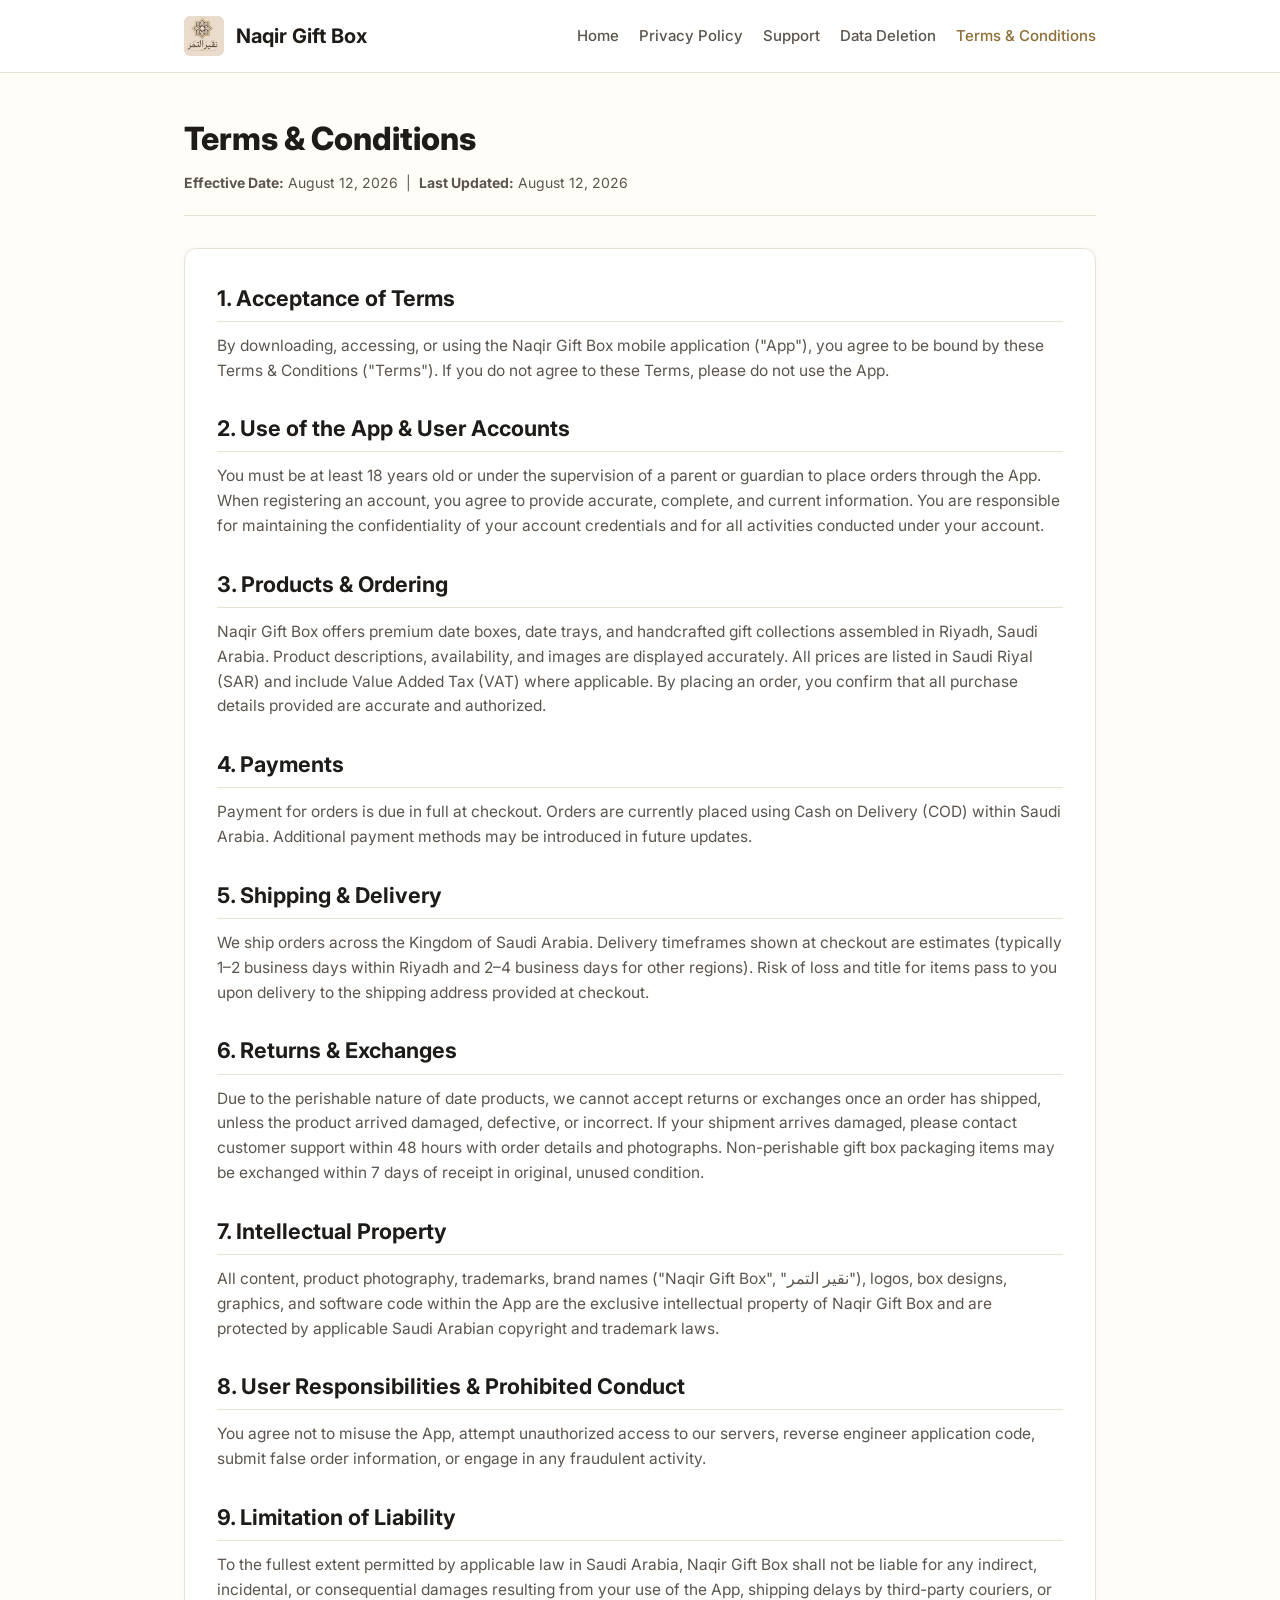
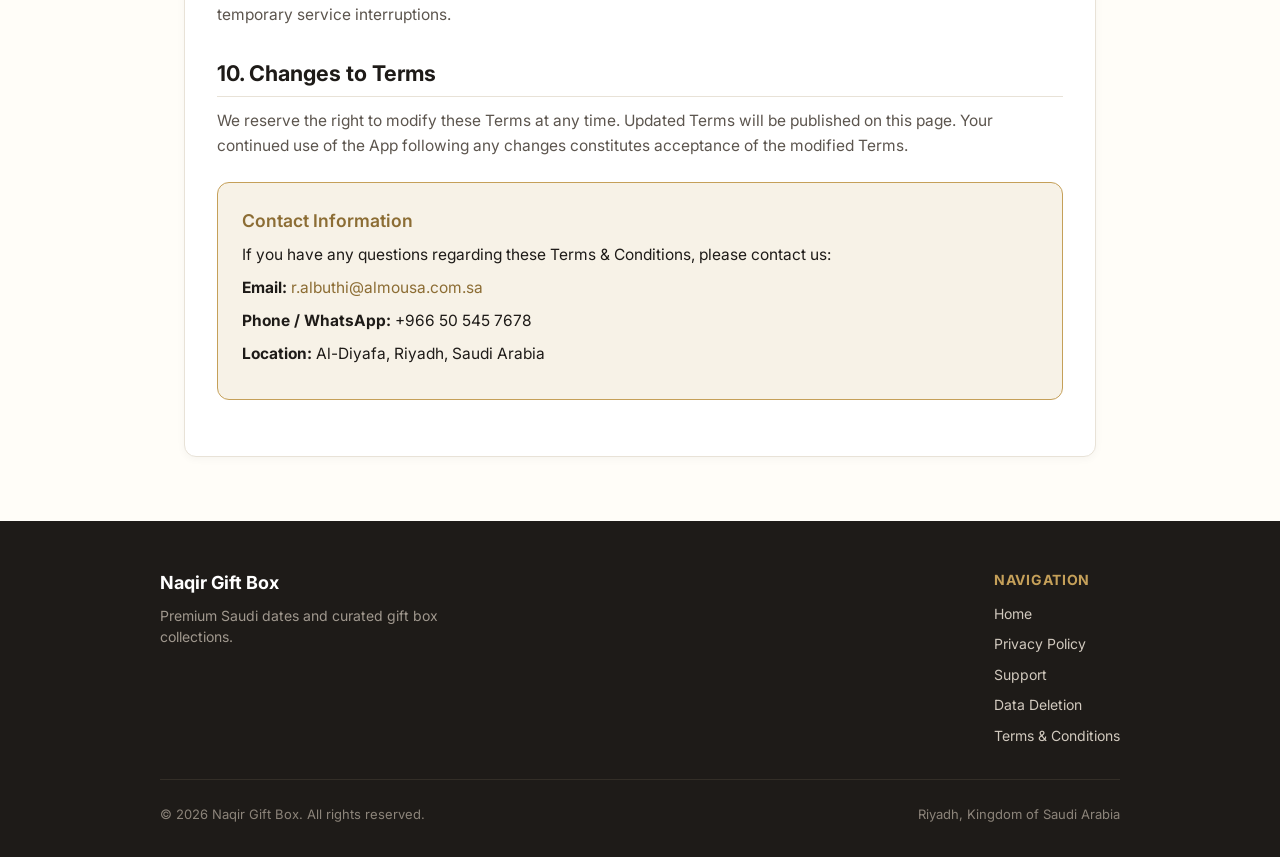
<file: docs/terms.html>
<!DOCTYPE html>
<html lang="en">
<head>
  <meta charset="UTF-8">
  <meta name="viewport" content="width=device-width, initial-scale=1.0">
  <title>Naqir Gift Box — Terms & Conditions</title>
  <meta name="description" content="Official Terms & Conditions for Naqir Gift Box mobile application. Read rules, ordering terms, shipping, returns, and payment policies.">
  <link rel="icon" type="image/png" href="assets/images/logo.png">
  <link rel="preconnect" href="https://fonts.googleapis.com">
  <link rel="preconnect" href="https://fonts.gstatic.com" crossorigin>
  <link href="https://fonts.googleapis.com/css2?family=Inter:wght@400;500;600;700;800&display=swap" rel="stylesheet">
  <link rel="stylesheet" href="assets/css/style.css">
</head>
<body>

  <header class="header">
    <div class="header-container">
      <a href="index.html" class="brand">
        <img src="assets/images/logo.png" alt="Naqir Gift Box Logo" class="brand-logo">
        <span>Naqir Gift Box</span>
      </a>
      <nav>
        <ul class="nav">
          <li><a href="index.html" class="nav-link">Home</a></li>
          <li><a href="privacy-policy.html" class="nav-link">Privacy Policy</a></li>
          <li><a href="support.html" class="nav-link">Support</a></li>
          <li><a href="data-deletion.html" class="nav-link">Data Deletion</a></li>
          <li><a href="terms.html" class="nav-link active">Terms & Conditions</a></li>
        </ul>
      </nav>
    </div>
  </header>

  <main class="main">
    <div class="page-header">
      <h1 class="page-title">Terms & Conditions</h1>
      <div class="page-meta">
        <strong>Effective Date:</strong> August 12, 2026 &nbsp;|&nbsp;
        <strong>Last Updated:</strong> August 12, 2026
      </div>
    </div>

    <div class="content-block">
      <h2>1. Acceptance of Terms</h2>
      <p>By downloading, accessing, or using the Naqir Gift Box mobile application ("App"), you agree to be bound by these Terms & Conditions ("Terms"). If you do not agree to these Terms, please do not use the App.</p>

      <h2>2. Use of the App & User Accounts</h2>
      <p>You must be at least 18 years old or under the supervision of a parent or guardian to place orders through the App. When registering an account, you agree to provide accurate, complete, and current information. You are responsible for maintaining the confidentiality of your account credentials and for all activities conducted under your account.</p>

      <h2>3. Products & Ordering</h2>
      <p>Naqir Gift Box offers premium date boxes, date trays, and handcrafted gift collections assembled in Riyadh, Saudi Arabia. Product descriptions, availability, and images are displayed accurately. All prices are listed in Saudi Riyal (SAR) and include Value Added Tax (VAT) where applicable. By placing an order, you confirm that all purchase details provided are accurate and authorized.</p>

      <h2>4. Payments</h2>
      <p>Payment for orders is due in full at checkout. Orders are currently placed using Cash on Delivery (COD) within Saudi Arabia. Additional payment methods may be introduced in future updates.</p>

      <h2>5. Shipping & Delivery</h2>
      <p>We ship orders across the Kingdom of Saudi Arabia. Delivery timeframes shown at checkout are estimates (typically 1–2 business days within Riyadh and 2–4 business days for other regions). Risk of loss and title for items pass to you upon delivery to the shipping address provided at checkout.</p>

      <h2>6. Returns & Exchanges</h2>
      <p>Due to the perishable nature of date products, we cannot accept returns or exchanges once an order has shipped, unless the product arrived damaged, defective, or incorrect. If your shipment arrives damaged, please contact customer support within 48 hours with order details and photographs. Non-perishable gift box packaging items may be exchanged within 7 days of receipt in original, unused condition.</p>

      <h2>7. Intellectual Property</h2>
      <p>All content, product photography, trademarks, brand names ("Naqir Gift Box", "نقير التمر"), logos, box designs, graphics, and software code within the App are the exclusive intellectual property of Naqir Gift Box and are protected by applicable Saudi Arabian copyright and trademark laws.</p>

      <h2>8. User Responsibilities & Prohibited Conduct</h2>
      <p>You agree not to misuse the App, attempt unauthorized access to our servers, reverse engineer application code, submit false order information, or engage in any fraudulent activity.</p>

      <h2>9. Limitation of Liability</h2>
      <p>To the fullest extent permitted by applicable law in Saudi Arabia, Naqir Gift Box shall not be liable for any indirect, incidental, or consequential damages resulting from your use of the App, shipping delays by third-party couriers, or temporary service interruptions.</p>

      <h2>10. Changes to Terms</h2>
      <p>We reserve the right to modify these Terms at any time. Updated Terms will be published on this page. Your continued use of the App following any changes constitutes acceptance of the modified Terms.</p>

      <div class="contact-card">
        <h3>Contact Information</h3>
        <p>If you have any questions regarding these Terms & Conditions, please contact us:</p>
        <p><strong>Email:</strong> <a href="mailto:r.albuthi@almousa.com.sa">r.albuthi@almousa.com.sa</a></p>
        <p><strong>Phone / WhatsApp:</strong> +966 50 545 7678</p>
        <p><strong>Location:</strong> Al-Diyafa, Riyadh, Saudi Arabia</p>
      </div>
    </div>
  </main>

  <footer class="footer">
    <div class="footer-container">
      <div class="footer-top">
        <div class="footer-brand">
          <div class="footer-brand-title">Naqir Gift Box</div>
          <p class="footer-brand-desc">Premium Saudi dates and curated gift box collections.</p>
        </div>
        <div class="footer-links">
          <div class="footer-group">
            <div class="footer-group-title">Navigation</div>
            <a href="index.html">Home</a>
            <a href="privacy-policy.html">Privacy Policy</a>
            <a href="support.html">Support</a>
            <a href="data-deletion.html">Data Deletion</a>
            <a href="terms.html">Terms & Conditions</a>
          </div>
        </div>
      </div>
      <div class="footer-bottom">
        <div>&copy; 2026 Naqir Gift Box. All rights reserved.</div>
        <div>Riyadh, Kingdom of Saudi Arabia</div>
      </div>
    </div>
  </footer>

</body>
</html>
</file>
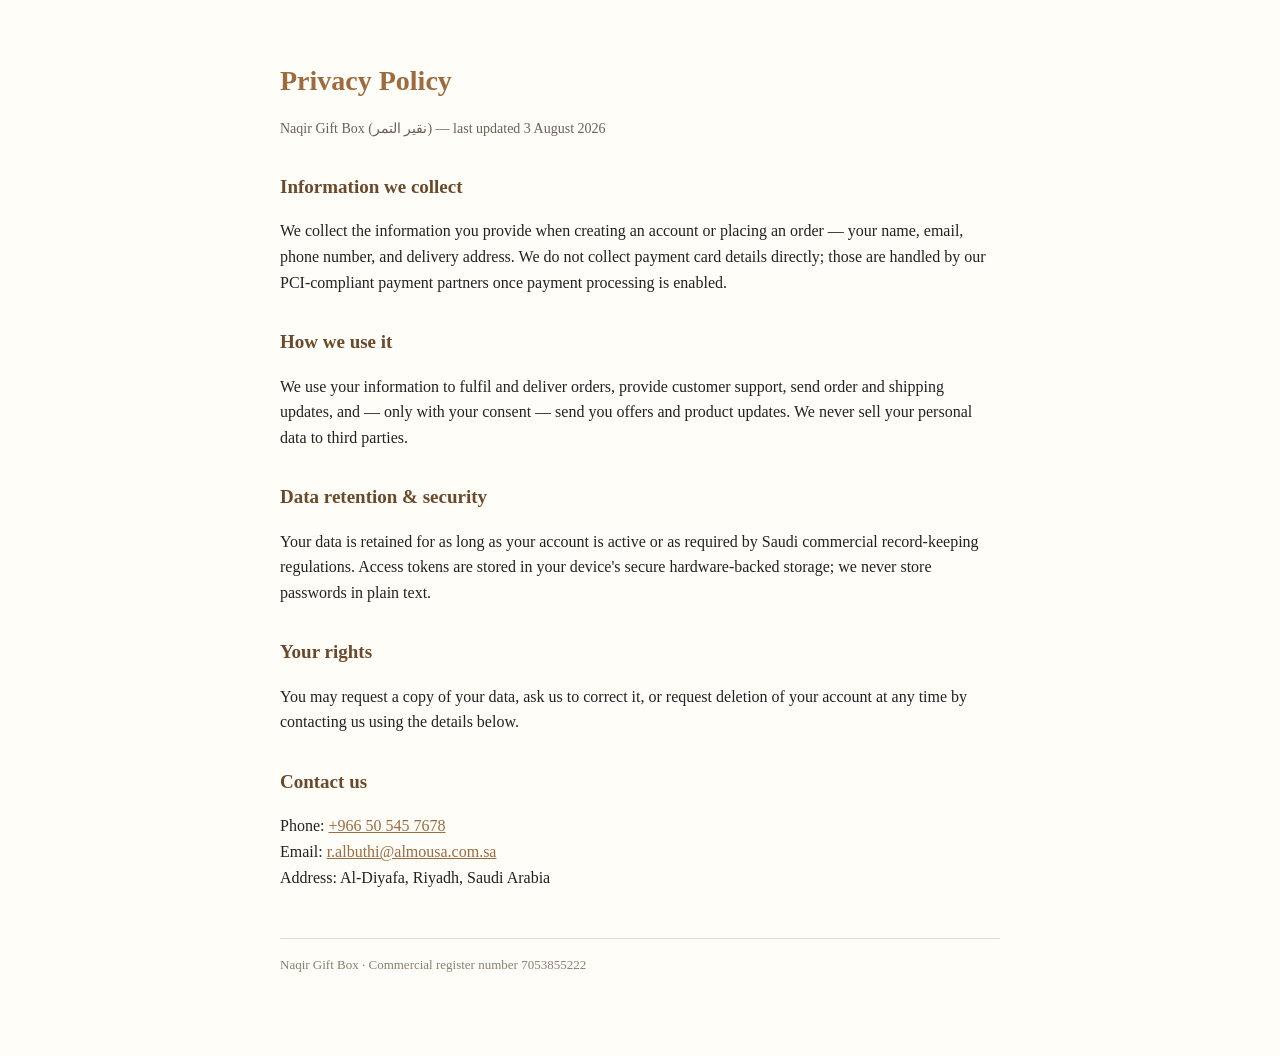
<file: store_assets/privacy_policy.html>
<!doctype html>
<html lang="en">
<head>
<meta charset="utf-8">
<meta name="viewport" content="width=device-width, initial-scale=1">
<title>Privacy Policy — Naqir Gift Box</title>
<style>
  body { font-family: Georgia, 'Times New Roman', serif; max-width: 720px; margin: 0 auto; padding: 40px 20px 80px; color: #222; background: #FFFDF8; line-height: 1.6; }
  h1 { color: #9D6B3F; font-size: 28px; margin-bottom: 4px; }
  .updated { color: #6b6055; font-size: 14px; margin-bottom: 32px; }
  h2 { color: #6B4A2C; font-size: 19px; margin-top: 32px; }
  a { color: #9D6B3F; }
  footer { margin-top: 48px; font-size: 13px; color: #8a7f72; border-top: 1px solid #e3d9cc; padding-top: 16px; }
</style>
</head>
<body>
<h1>Privacy Policy</h1>
<p class="updated">Naqir Gift Box (نقير التمر) — last updated 3 August 2026</p>

<h2>Information we collect</h2>
<p>We collect the information you provide when creating an account or placing an order — your
name, email, phone number, and delivery address. We do not collect payment card details directly;
those are handled by our PCI-compliant payment partners once payment processing is enabled.</p>

<h2>How we use it</h2>
<p>We use your information to fulfil and deliver orders, provide customer support, send order and
shipping updates, and — only with your consent — send you offers and product updates. We never
sell your personal data to third parties.</p>

<h2>Data retention &amp; security</h2>
<p>Your data is retained for as long as your account is active or as required by Saudi commercial
record-keeping regulations. Access tokens are stored in your device's secure hardware-backed
storage; we never store passwords in plain text.</p>

<h2>Your rights</h2>
<p>You may request a copy of your data, ask us to correct it, or request deletion of your account
at any time by contacting us using the details below.</p>

<h2>Contact us</h2>
<p>
  Phone: <a href="tel:+966505457678">+966 50 545 7678</a><br>
  Email: <a href="mailto:r.albuthi@almousa.com.sa">r.albuthi@almousa.com.sa</a><br>
  Address: Al-Diyafa, Riyadh, Saudi Arabia
</p>

<footer>
  Naqir Gift Box · Commercial register number 7053855222
</footer>
</body>
</html>
</file>
<file: docs/assets/css/style.css>
/* ==========================================================================
   Naqir Gift Box — Official Web Design System
   Brand Palette: Luxury Warm Gold (#C5A059), Rich Charcoal (#1E1B18), Off-White (#FFFDF8)
   ========================================================================== */

:root {
  --color-primary: #8C6D34;
  --color-primary-hover: #705527;
  --color-accent: #C5A059;
  --color-accent-light: #F7F2E7;
  --color-bg: #FFFDF8;
  --color-card-bg: #FFFFFF;
  --color-text-main: #1E1B18;
  --color-text-muted: #5C554E;
  --color-border: #E8E2D7;
  --color-footer-bg: #1E1B18;
  --color-footer-text: #E8E2D7;
  --max-width: 960px;
  --font-family: 'Inter', -apple-system, BlinkMacSystemFont, "Segoe UI", Roboto, Helvetica, Arial, sans-serif;
  --radius-sm: 6px;
  --radius-md: 12px;
  --radius-lg: 20px;
  --shadow-sm: 0 2px 8px rgba(30, 27, 24, 0.04);
  --shadow-md: 0 8px 24px rgba(30, 27, 24, 0.08);
}

*, *::before, *::after {
  box-sizing: border-box;
  margin: 0;
  padding: 0;
}

html {
  font-size: 16px;
  scroll-behavior: smooth;
  -webkit-text-size-adjust: 100%;
}

body {
  font-family: var(--font-family);
  background-color: var(--color-bg);
  color: var(--color-text-main);
  line-height: 1.6;
  display: flex;
  flex-direction: column;
  min-height: 100vh;
}

a {
  color: var(--color-primary);
  text-decoration: none;
  transition: color 0.2s ease;
}

a:hover, a:focus {
  color: var(--color-primary-hover);
  text-decoration: underline;
}

/* Header & Navigation */
.header {
  background-color: var(--color-card-bg);
  border-bottom: 1px solid var(--color-border);
  position: sticky;
  top: 0;
  z-index: 100;
}

.header-container {
  max-width: var(--max-width);
  margin: 0 auto;
  padding: 1rem 1.5rem;
  display: flex;
  align-items: center;
  justify-content: space-between;
  gap: 1rem;
}

.brand {
  display: flex;
  align-items: center;
  gap: 0.75rem;
  font-weight: 700;
  font-size: 1.25rem;
  color: var(--color-text-main);
  text-decoration: none;
}

.brand:hover {
  text-decoration: none;
}

.brand-logo {
  width: 40px;
  height: 40px;
  border-radius: var(--radius-sm);
  object-fit: cover;
}

.nav {
  display: flex;
  align-items: center;
  gap: 1.25rem;
  list-style: none;
  flex-wrap: wrap;
}

.nav-link {
  font-size: 0.9375rem;
  font-weight: 500;
  color: var(--color-text-muted);
}

.nav-link:hover, .nav-link.active {
  color: var(--color-primary);
  text-decoration: none;
}

/* Main Content Area */
.main {
  flex: 1;
  max-width: var(--max-width);
  width: 100%;
  margin: 0 auto;
  padding: 2.5rem 1.5rem 4rem;
}

/* Hero Section */
.hero {
  text-align: center;
  padding: 3rem 1.5rem;
  background-color: var(--color-card-bg);
  border: 1px solid var(--color-border);
  border-radius: var(--radius-lg);
  box-shadow: var(--shadow-sm);
  margin-bottom: 2.5rem;
}

.hero-logo {
  width: 96px;
  height: 96px;
  border-radius: var(--radius-md);
  margin-bottom: 1.25rem;
  box-shadow: var(--shadow-sm);
}

.hero-title {
  font-size: 2.25rem;
  font-weight: 800;
  color: var(--color-text-main);
  margin-bottom: 0.75rem;
  letter-spacing: -0.02em;
}

.hero-subtitle {
  font-size: 1.125rem;
  color: var(--color-text-muted);
  max-width: 600px;
  margin: 0 auto 1.5rem;
}

.hero-badges {
  display: flex;
  justify-content: center;
  gap: 0.75rem;
  flex-wrap: wrap;
}

.badge {
  display: inline-flex;
  align-items: center;
  padding: 0.35rem 0.85rem;
  background-color: var(--color-accent-light);
  color: var(--color-primary);
  font-size: 0.8125rem;
  font-weight: 600;
  border-radius: 50px;
}

/* Grid & Cards */
.grid {
  display: grid;
  grid-template-columns: repeat(auto-fit, minmax(280px, 1fr));
  gap: 1.5rem;
  margin-bottom: 2.5rem;
}

.card {
  background-color: var(--color-card-bg);
  border: 1px solid var(--color-border);
  border-radius: var(--radius-md);
  padding: 1.75rem;
  box-shadow: var(--shadow-sm);
  transition: transform 0.2s ease, box-shadow 0.2s ease;
  display: flex;
  flex-direction: column;
}

.card:hover {
  transform: translateY(-2px);
  box-shadow: var(--shadow-md);
}

.card-icon {
  width: 44px;
  height: 44px;
  border-radius: var(--radius-sm);
  background-color: var(--color-accent-light);
  color: var(--color-primary);
  display: flex;
  align-items: center;
  justify-content: center;
  font-size: 1.25rem;
  font-weight: 700;
  margin-bottom: 1rem;
}

.card-title {
  font-size: 1.25rem;
  font-weight: 700;
  margin-bottom: 0.5rem;
  color: var(--color-text-main);
}

.card-text {
  font-size: 0.9375rem;
  color: var(--color-text-muted);
  margin-bottom: 1.25rem;
  flex: 1;
}

.card-link {
  font-weight: 600;
  font-size: 0.9375rem;
  display: inline-flex;
  align-items: center;
  gap: 0.35rem;
}

/* Content Page / Document Layout */
.page-header {
  margin-bottom: 2rem;
  border-bottom: 1px solid var(--color-border);
  padding-bottom: 1.25rem;
}

.page-title {
  font-size: 2rem;
  font-weight: 800;
  color: var(--color-text-main);
  margin-bottom: 0.5rem;
}

.page-meta {
  font-size: 0.875rem;
  color: var(--color-text-muted);
}

.content-block {
  background-color: var(--color-card-bg);
  border: 1px solid var(--color-border);
  border-radius: var(--radius-md);
  padding: 2rem;
  box-shadow: var(--shadow-sm);
}

.content-block h2 {
  font-size: 1.35rem;
  font-weight: 700;
  color: var(--color-text-main);
  margin: 1.75rem 0 0.75rem;
  padding-bottom: 0.35rem;
  border-bottom: 1px solid var(--color-border);
}

.content-block h2:first-child {
  margin-top: 0;
}

.content-block h3 {
  font-size: 1.1rem;
  font-weight: 600;
  color: var(--color-text-main);
  margin: 1.25rem 0 0.5rem;
}

.content-block p {
  font-size: 0.96875rem;
  color: var(--color-text-muted);
  margin-bottom: 1rem;
}

.content-block ul, .content-block ol {
  margin: 0 0 1rem 1.5rem;
  color: var(--color-text-muted);
  font-size: 0.96875rem;
}

.content-block li {
  margin-bottom: 0.35rem;
}

.contact-card {
  background-color: var(--color-accent-light);
  border: 1px solid var(--color-accent);
  border-radius: var(--radius-md);
  padding: 1.5rem;
  margin: 1.5rem 0;
}

.contact-card h3 {
  color: var(--color-primary);
  margin-top: 0;
  margin-bottom: 0.5rem;
}

.contact-card p {
  color: var(--color-text-main);
  margin-bottom: 0.5rem;
}

/* Footer */
.footer {
  background-color: var(--color-footer-bg);
  color: var(--color-footer-text);
  padding: 3rem 1.5rem 2rem;
  margin-top: auto;
}

.footer-container {
  max-width: var(--max-width);
  margin: 0 auto;
  display: flex;
  flex-direction: column;
  gap: 2rem;
}

.footer-top {
  display: flex;
  justify-content: space-between;
  align-items: flex-start;
  flex-wrap: wrap;
  gap: 1.5rem;
}

.footer-brand {
  max-width: 320px;
}

.footer-brand-title {
  font-size: 1.125rem;
  font-weight: 700;
  color: #FFFFFF;
  margin-bottom: 0.5rem;
}

.footer-brand-desc {
  font-size: 0.875rem;
  color: #A0988E;
  line-height: 1.5;
}

.footer-links {
  display: flex;
  gap: 2rem;
  flex-wrap: wrap;
}

.footer-group {
  display: flex;
  flex-direction: column;
  gap: 0.5rem;
}

.footer-group-title {
  font-size: 0.875rem;
  font-weight: 700;
  color: var(--color-accent);
  text-transform: uppercase;
  letter-spacing: 0.05em;
  margin-bottom: 0.25rem;
}

.footer-group a {
  color: #D1C9BE;
  font-size: 0.875rem;
}

.footer-group a:hover {
  color: var(--color-accent);
  text-decoration: none;
}

.footer-bottom {
  border-top: 1px solid #332E27;
  padding-top: 1.5rem;
  display: flex;
  justify-content: space-between;
  align-items: center;
  flex-wrap: wrap;
  gap: 1rem;
  font-size: 0.8125rem;
  color: #8C847A;
}

/* Responsive Media Queries */
@media (max-width: 640px) {
  .header-container {
    flex-direction: column;
    align-items: flex-start;
  }
  .nav {
    gap: 0.85rem;
  }
  .hero-title {
    font-size: 1.75rem;
  }
  .hero-subtitle {
    font-size: 1rem;
  }
  .main {
    padding: 1.5rem 1rem 3rem;
  }
  .content-block {
    padding: 1.25rem;
  }
}
</file>
